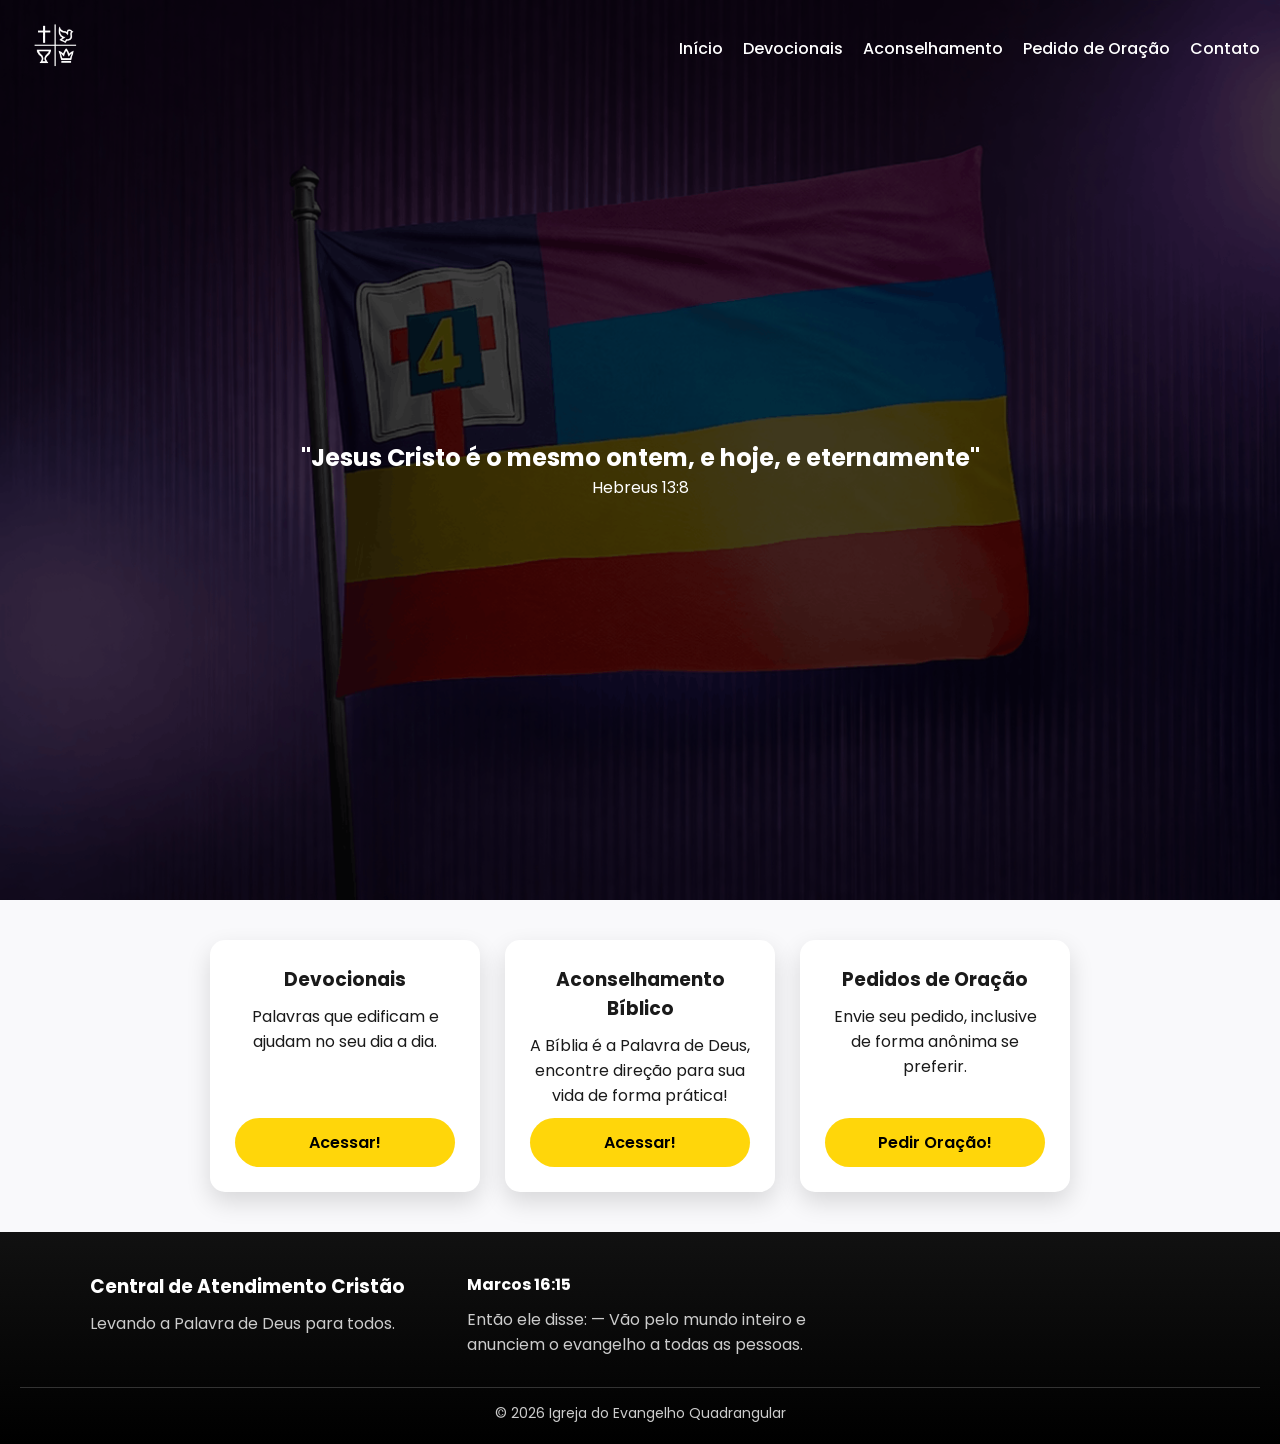
<file: index.html>
<!DOCTYPE html>
<html lang="pt-br">
<head>
<meta charset="UTF-8">
<meta name="viewport" content="width=device-width, initial-scale=1.0">
<title>Central de Atendimento Cristão</title>
<link rel="stylesheet" href="style.css">
<link href="https://fonts.googleapis.com/css2?family=Poppins&display=swap" rel="stylesheet">
</head>

<body class="pagina-home">

<header>
  <div class="logo">
    <a href="index.html">
      <img src="imagens/logo-quadrangular.png" alt="Logo da Igreja">
    </a>
  </div>

  <!-- checkbox escondido -->
  <input type="checkbox" id="menu-toggle">

  <!-- botão hamburguer -->
  <label for="menu-toggle" class="menu-icon">
    &#9776;
  </label>

  <nav class="menu">
    <a href="index.html">Início</a>
    <a href="devocionais.html">Devocionais</a>
    <a href="aconselhamento.html">Aconselhamento</a>
    <a href="oracao.html">Pedido de Oração</a>
    <a href="contato.html">Contato</a>
  </nav>
</header>

<section class="hero">
  <div class="topo-texto">
    <h2>"Jesus Cristo é o mesmo ontem, e hoje, e eternamente"</h2>
    <p>Hebreus 13:8</p>
  </div>
</section>

<div class="container">
  <div class="cards">

    <div class="card">
      <h3>Devocionais</h3>
      <p>Palavras que edificam e ajudam no seu dia a dia.</p>
      <a href="devocionais.html" class="btn">Acessar!</a>
    </div>

    <div class="card">
      <h3>Aconselhamento Bíblico</h3>
      <p>A Bíblia é a Palavra de Deus, encontre direção para sua vida de forma prática!</p>
      <a href="aconselhamento.html" class="btn">Acessar!</a>
    </div>

    <div class="card">
      <h3>Pedidos de Oração</h3>
      <p>Envie seu pedido, inclusive de forma anônima se preferir.</p>
      <a href="oracao.html" class="btn">Pedir Oração!</a>
    </div>

  </div>
</div>

<footer class="footer">

  <div class="footer-container">

    <div class="footer-col">
      <h3>Central de Atendimento Cristão</h3>
      <p>Levando a Palavra de Deus para todos.</p>
    </div>

    <div class="footer-col">
      <h4>Marcos 16:15</h4>
      <p>Então ele disse: — Vão pelo mundo inteiro e anunciem o evangelho a todas as pessoas.</p>
    </div>

  </div>

  <div class="footer-bottom">
    <p>© 2026 Igreja do Evangelho Quadrangular</p>

    </footer>


</body>
</html>
</file>
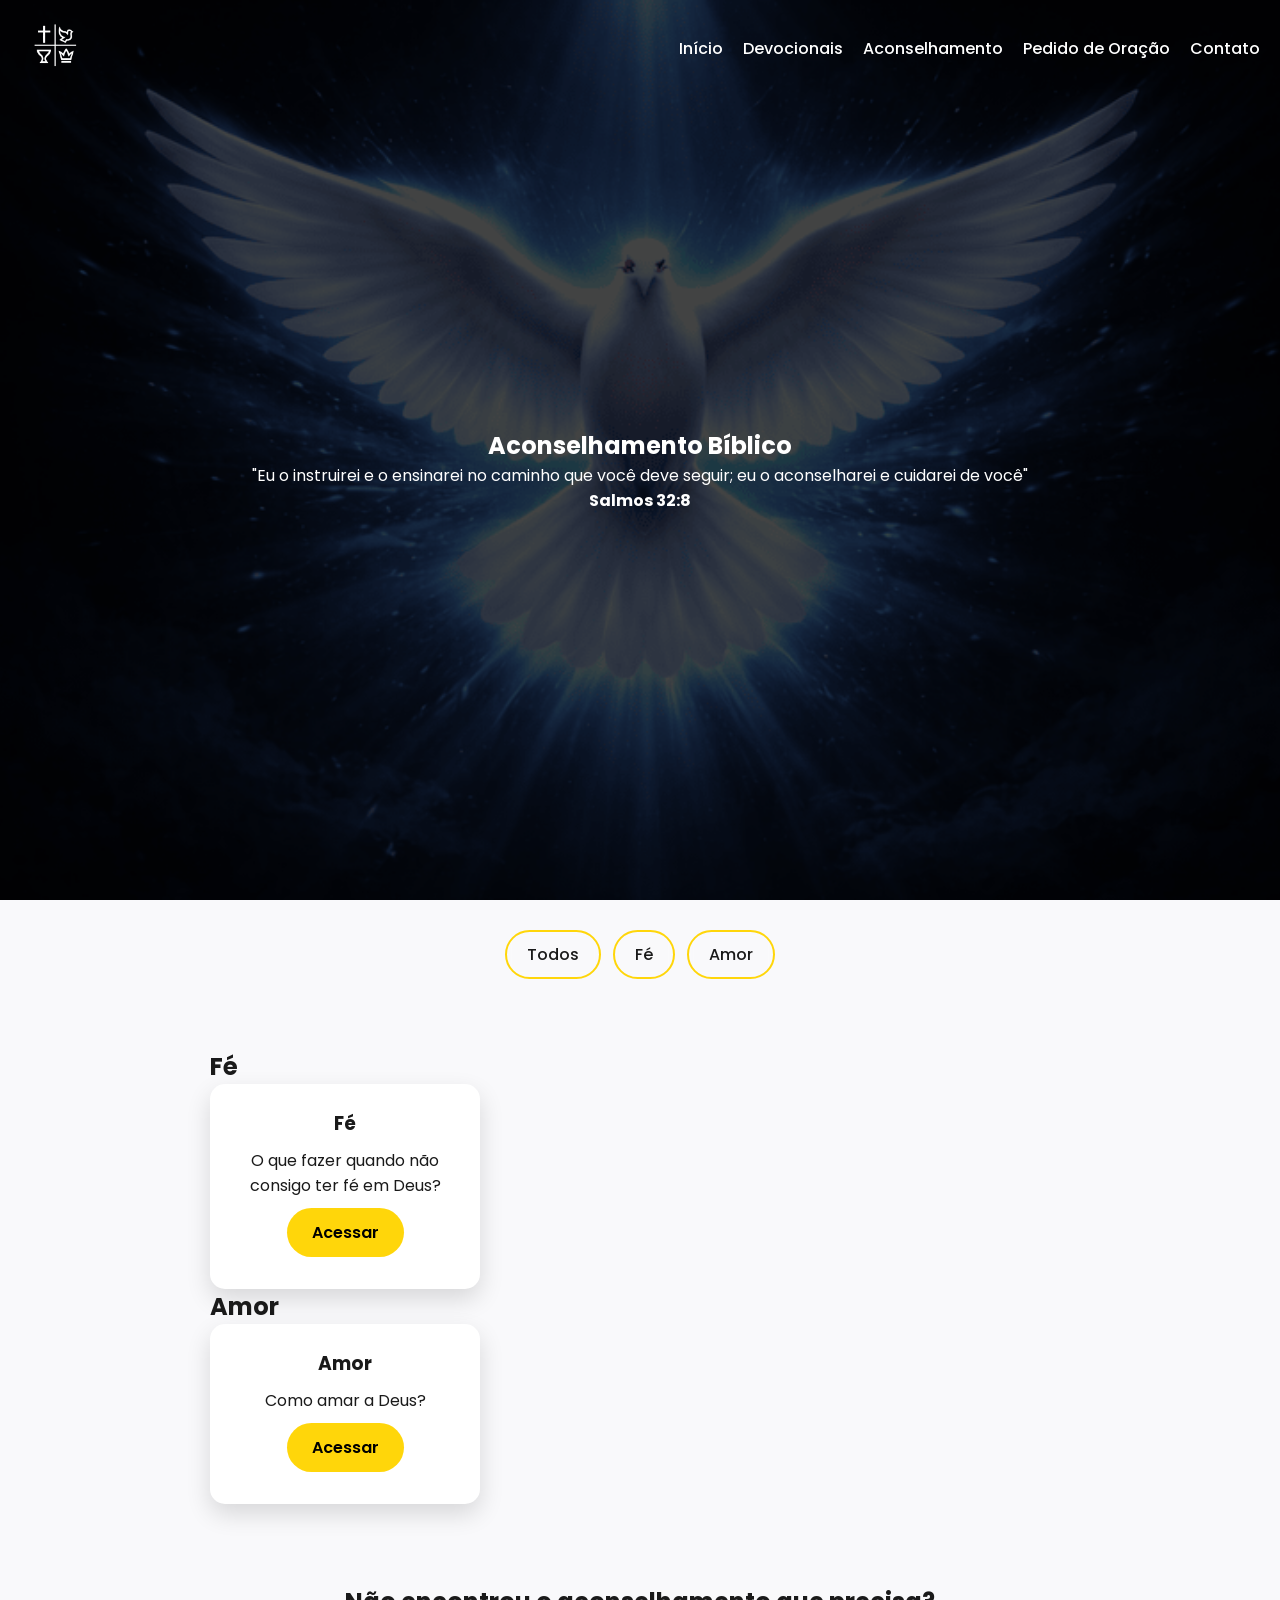
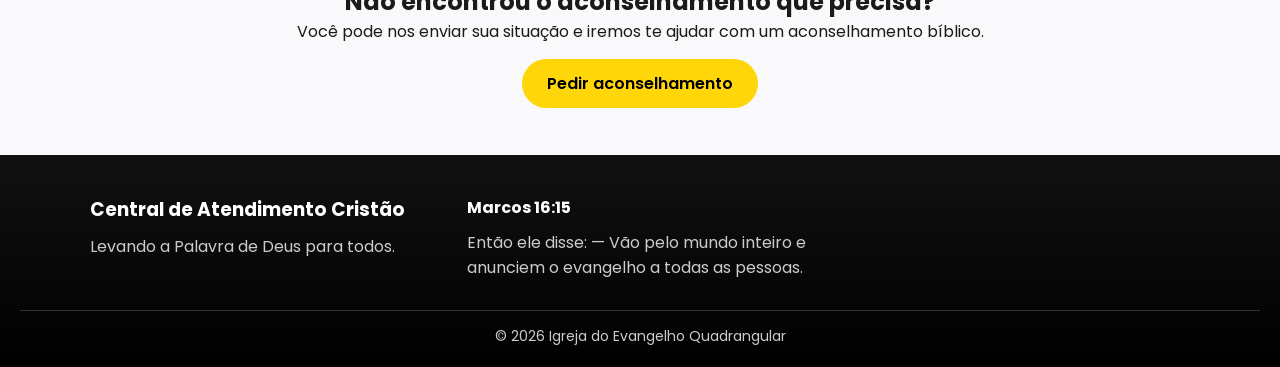
<file: aconselhamento.html>
<!DOCTYPE html>
<html lang="pt-br">
<head>
<meta charset="UTF-8">
<meta name="viewport" content="width=device-width, initial-scale=1.0">
<title>Aconselhamento</title>
<link rel="stylesheet" href="style.css">
<link href="https://fonts.googleapis.com/css2?family=Poppins&display=swap" rel="stylesheet">
</head>

<body class="pagina-aconselhamento">

<header>
  <div class="logo">
    <a href="index.html">
      <img src="imagens/logo-quadrangular.png" alt="Logo da Igreja">
    </a>
  </div>

  <!-- checkbox escondido -->
  <input type="checkbox" id="menu-toggle">

  <!-- botão hamburguer -->
  <label for="menu-toggle" class="menu-icon">
    &#9776;
  </label>

  <nav class="menu">
    <a href="index.html">Início</a>
    <a href="devocionais.html">Devocionais</a>
    <a href="aconselhamento.html">Aconselhamento</a>
    <a href="oracao.html">Pedido de Oração</a>
    <a href="contato.html">Contato</a>
  </nav>
</header>

<section class="topo-aconselhamento">
  <div class="topo-texto">
    <h1>Aconselhamento Bíblico</h1>
    <p>"Eu o instruirei e o ensinarei no caminho que você deve seguir; eu o aconselharei e cuidarei de você"</p>
    <p><strong>Salmos 32:8</strong></p>
  </div>
</section>

<div class="filtro">
  <a href="#topo">Todos</a>
  <a href="#fe">Fé</a>
  <a href="#amor">Amor</a>
</div>

<div id="topo"></div>

<div class="container">

  <!-- FÉ -->
  <section id="fe" class="categoria">
    <h2>Fé</h2>

    <div class="cards">

      <div class="card">
        <h3>Fé</h3>
        <p>O que fazer quando não consigo ter fé em Deus?</p>

        <details>
          <summary class="btn">Acessar</summary>
          <p>Romanos 10:17
            Portanto, a fé vem por ouvir a mensagem, e a mensagem vem por meio da pregação a respeito de Cristo.
            <br><br>

              Primeiramente, vamos entender a finalidade de ter fé em Deus.

              Por que é importante ter fé em Deus
              <br><br>

              Pela fé:
              Nos relacionamos com Deus.(Hebreus 11:6)
              <br><br>
              Recebemos Sua graça (favor imerecido).(Efésios 2:8-9)
              <br><br>
              Temos acesso à salvação, à vida eterna com Deus.(João 3:16)
              <br><br>
              Temos forças para enfrentar momentos difíceis, pois a fé é a certeza daquilo que ainda não vemos; e, mesmo sem entender ou ver o resultado, temos paz e confiança de que Deus está no controle.(Hebreus 11:1)
              <br><br>

              Mais importante do que a quantidade da fé é em quem ela está colocada.
              (Mateus 17:20)
              <br><br>

              Como ter fé em Deus:
              Romanos 10:17
              Portanto, a fé vem por ouvir a mensagem, e a mensagem vem por meio da pregação a respeito de Cristo.
              <br><br>

              Prática:
              Leia a Bíblia diariamente, seja um capítulo ou versículo por dia; o importante é ler!
              <br><br>
              Peça ao Espírito Santo ajuda para entender o que Deus quer falar através da Sua Palavra.</p>
        </details>
      </div>

    </div>
  </section>

  <!-- AMOR -->
  <section id="amor" class="categoria">
    <h2>Amor</h2>

    <div class="cards">

      <div class="card">
        <h3>Amor</h3>
        <p>Como amar a Deus?</p>

        <details>
          <summary class="btn">Acessar</summary>
          <p>Nós amamos porque Ele nos amou primeiro.” (1 João 4:19)
            <br><br>

              Primeiramente, vamos ver a finalidade de amar a Deus.

              Por que amar a Deus?
              Ele nos deu vida! (Gênesis 2:7)
              <br><br>

              Está conosco em cada momento de nossas vidas! (Hebreus 13:5)
              <br><br>

              Ele nos escolheu como seu povo! (1 Pedro 2:9)
              <br><br>

              Para ter a vida transformada por Ele
              (2 Coríntios 5:17)
              <br><br>

              Como amar a Deus?
              Obedecendo à sua palavra.(João 14:15)
              <br><br>
              Estudando a Bíblia para conhecer a Deus. (João 5:39)
              <br><br>

              Orando — conversando com Deus, criando intimidade com Ele. (Jeremias 33:3)
              <br><br>

              Prática: Leia e estude a Bíblia; comece orando por 1 minuto. Faça isso diariamente para criar o hábito.
            
            </p>
        </details>
      </div>

    </div>
  </section>

</div>

<section class="pedido-conselho">
  <div class="aconselhamento-box">
    <h2>Não encontrou o aconselhamento que precisa?</h2>
    <p>Você pode nos enviar sua situação e iremos te ajudar com um aconselhamento bíblico.</p>
    <a href="https://docs.google.com/forms/d/e/1FAIpQLSdyuUSxdsgqrhOMnDA_1sQKVhFAZE4c70C1GpxKmHl8TEX3fw/viewform?usp=header" target="_blank" class="btn-conselho btn">Pedir aconselhamento</a>
  </div>
</section>

<footer class="footer">

  <div class="footer-container">

    <div class="footer-col">
      <h3>Central de Atendimento Cristão</h3>
      <p>Levando a Palavra de Deus para todos.</p>
    </div>

    <div class="footer-col">
      <h4>Marcos 16:15</h4>
      <p>Então ele disse: — Vão pelo mundo inteiro e anunciem o evangelho a todas as pessoas.</p>
    </div>

  </div>

  <div class="footer-bottom">
    <p>© 2026 Igreja do Evangelho Quadrangular</p>

    </footer>

    <script>
const botoes = document.querySelectorAll('.filtro a');
const categorias = document.querySelectorAll('.categoria');

botoes.forEach(btn => {
  btn.addEventListener('click', (e) => {
    e.preventDefault();

    // botão ativo
    botoes.forEach(b => b.classList.remove('ativo'));
    btn.classList.add('ativo');

    const id = btn.getAttribute('href');

    // animação de saída
    categorias.forEach(c => {
      c.classList.add('apagado');
    });

    setTimeout(() => {
      if(id !== "#topo"){
        categorias.forEach(c => c.style.display = "none");
        const alvo = document.querySelector(id);
        alvo.style.display = "block";

        setTimeout(() => {
          alvo.classList.remove('apagado');
        }, 50);

      } else {
        categorias.forEach(c => {
          c.style.display = "block";
          setTimeout(() => {
            c.classList.remove('apagado');
          }, 50);
        });
      }
    }, 300);
  });
});
</script>

</body>
</html>
</file>
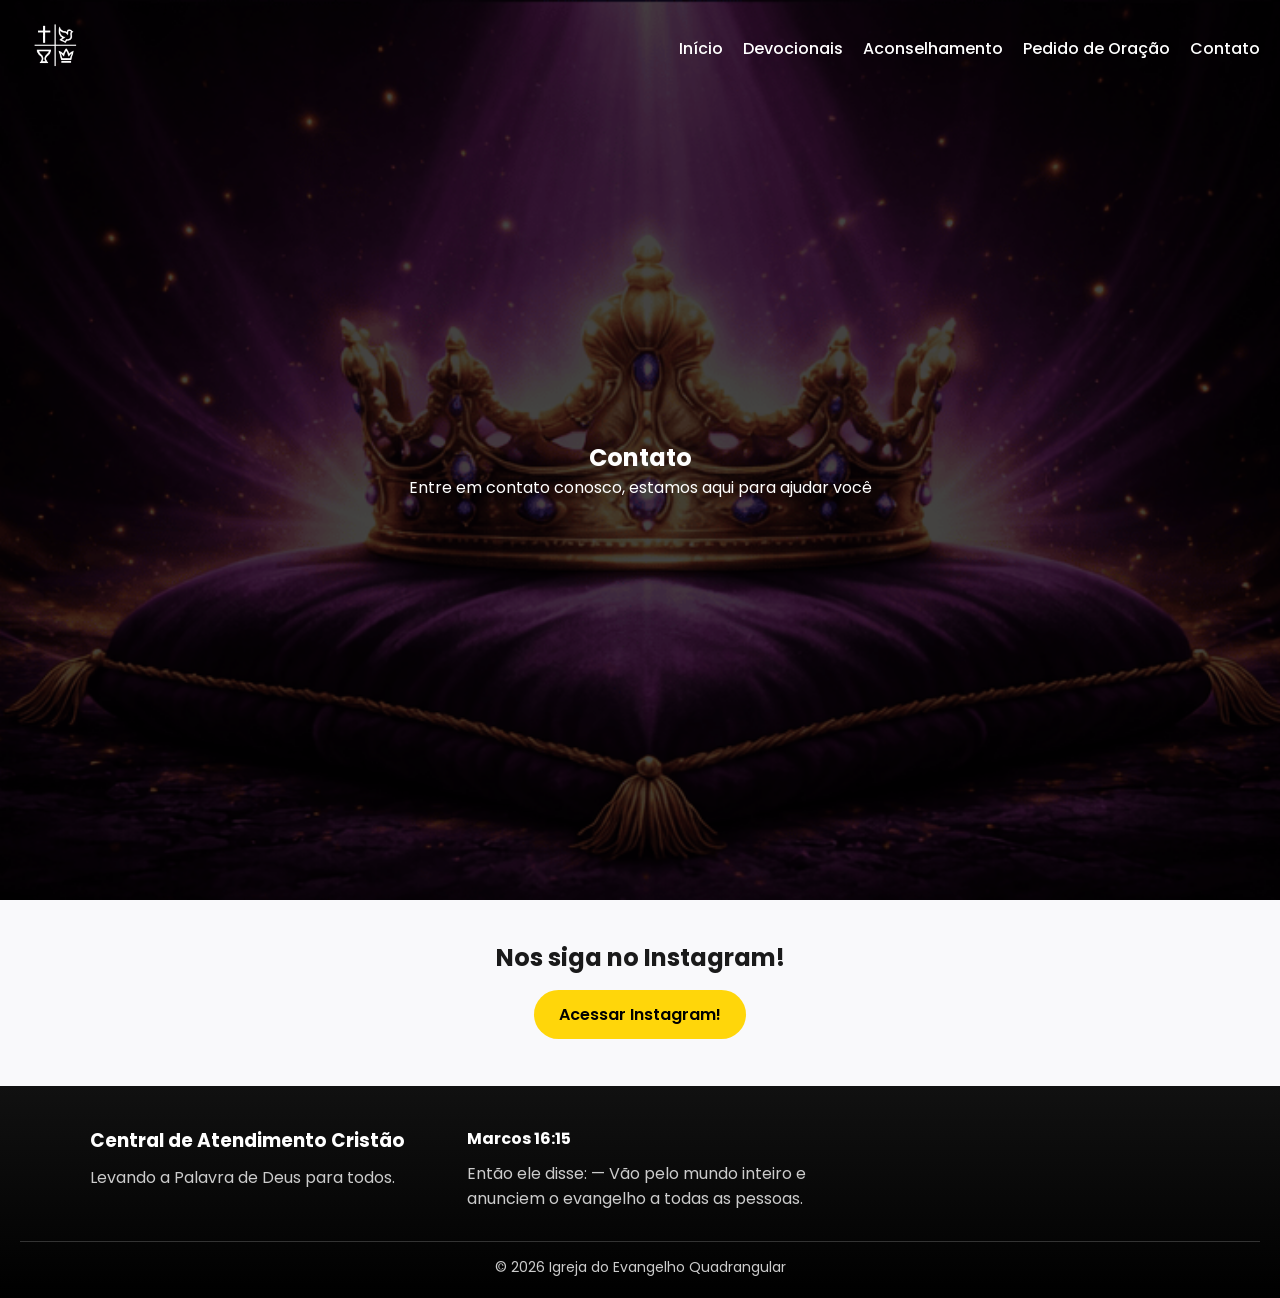
<file: contato.html>
<!DOCTYPE html>
<html lang="pt-br">
<head>
<meta charset="UTF-8">
<meta name="viewport" content="width=device-width, initial-scale=1.0">
<title>Contato</title>
<link rel="stylesheet" href="style.css">
<link href="https://fonts.googleapis.com/css2?family=Poppins&display=swap" rel="stylesheet">
</head>

<body class="pagina-contato">

<header>
  <div class="logo">
    <a href="index.html">
      <img src="imagens/logo-quadrangular.png" alt="Logo da Igreja">
    </a>
  </div>

  <!-- checkbox escondido -->
  <input type="checkbox" id="menu-toggle">

  <!-- botão hamburguer -->
  <label for="menu-toggle" class="menu-icon">
    &#9776;
  </label>

  <nav class="menu">
    <a href="index.html">Início</a>
    <a href="devocionais.html">Devocionais</a>
    <a href="aconselhamento.html">Aconselhamento</a>
    <a href="oracao.html">Pedido de Oração</a>
    <a href="contato.html">Contato</a>
  </nav>
</header>

<section class="topo-contato">
  <div class="topo-texto">
    <h1>Contato</h1>
    <p>Entre em contato conosco, estamos aqui para ajudar você</p>
  </div>
</section>

<div class="container">
  <div class="contato-conteudo">
    <h2>Nos siga no Instagram!</h2>
    <a href="https://www.instagram.com/quadrangular_tlc/" class="btn">Acessar Instagram!</a>
  </div>
</div>

<footer class="footer">

  <div class="footer-container">

    <div class="footer-col">
      <h3>Central de Atendimento Cristão</h3>
      <p>Levando a Palavra de Deus para todos.</p>
    </div>

    <div class="footer-col">
      <h4>Marcos 16:15</h4>
      <p>Então ele disse: — Vão pelo mundo inteiro e anunciem o evangelho a todas as pessoas.</p>
    </div>

  </div>

  <div class="footer-bottom">
    <p>© 2026 Igreja do Evangelho Quadrangular</p>

    </footer>

</body>
</html>
</file>
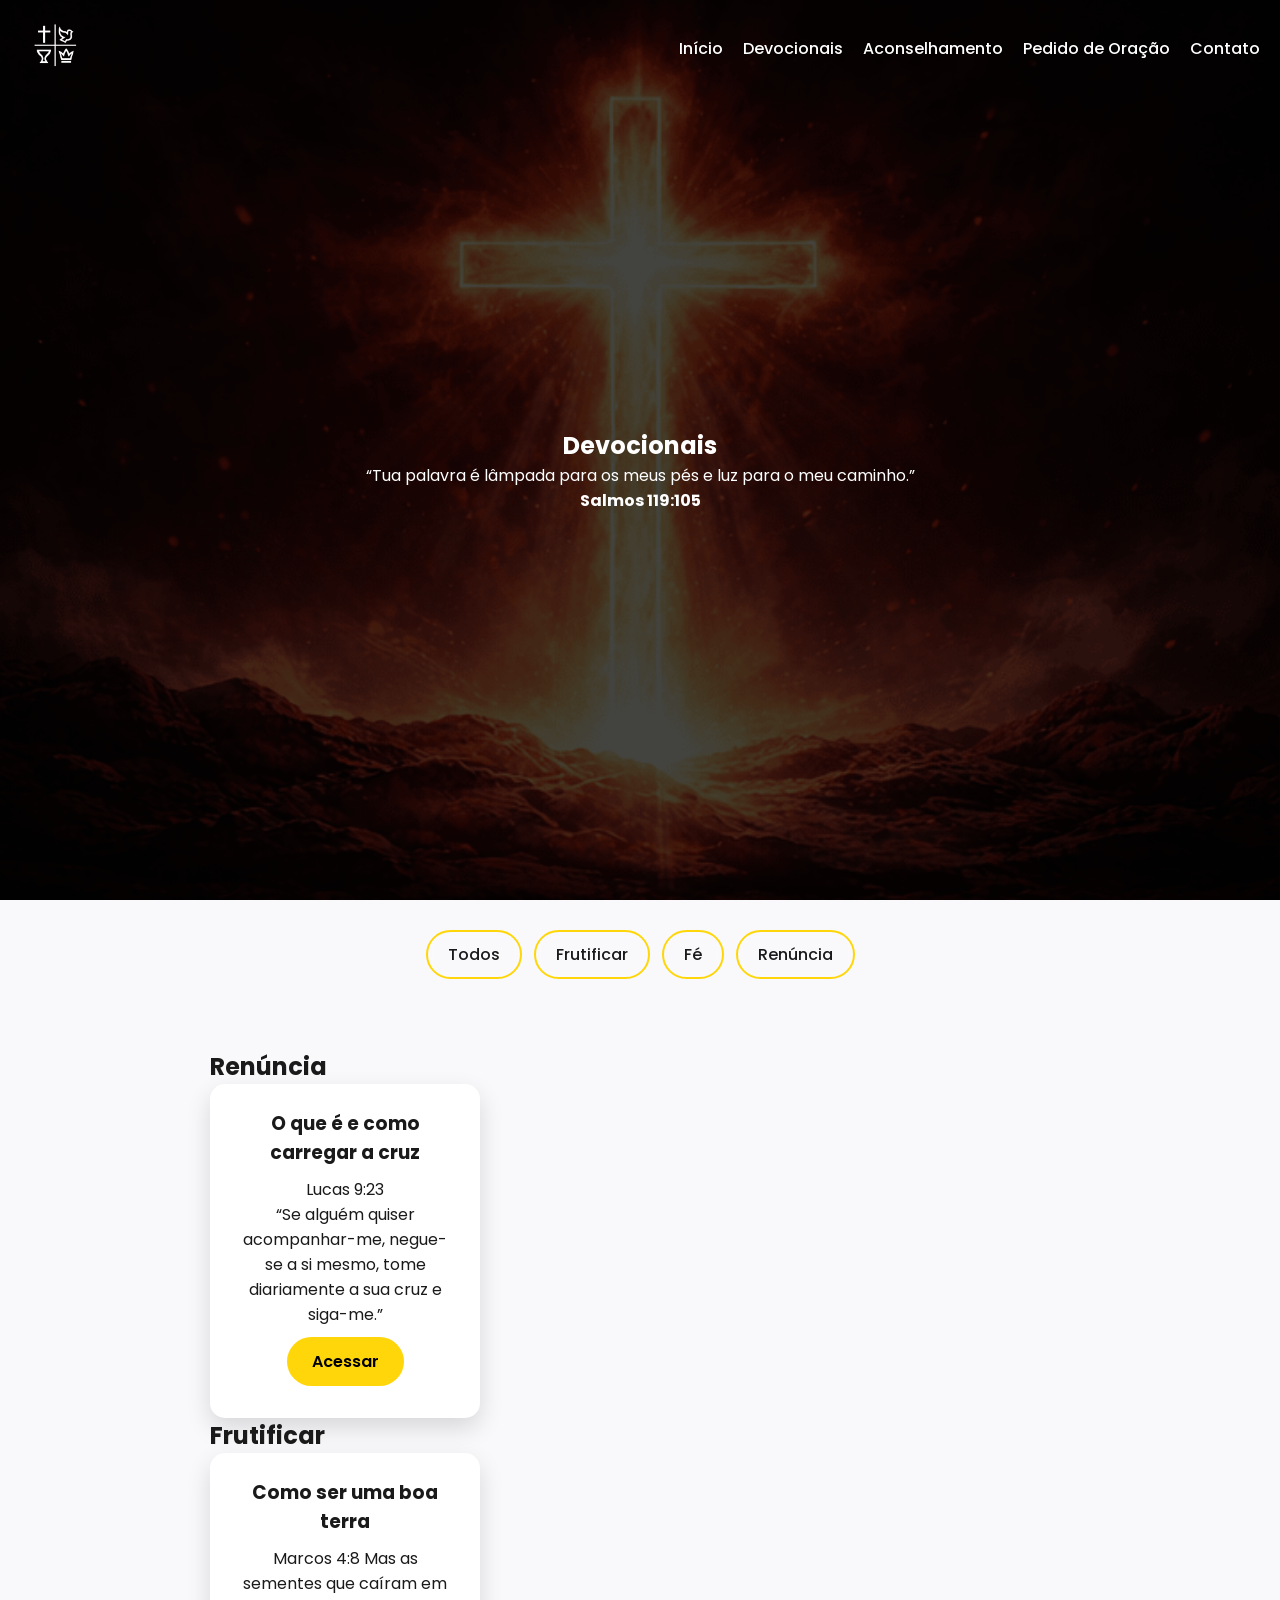
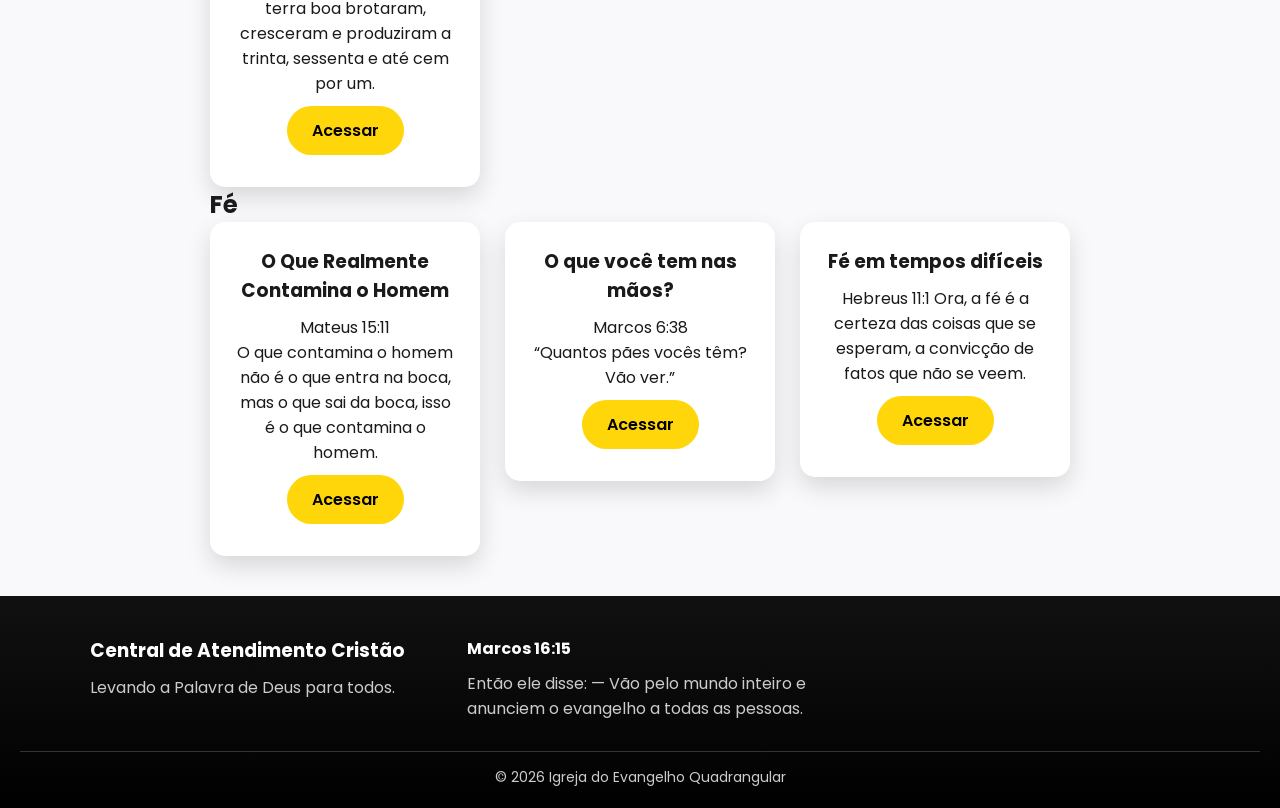
<file: devocionais.html>
<!DOCTYPE html> 
<html lang="pt-br">
<head>
<meta charset="UTF-8">
<meta name="viewport" content="width=device-width, initial-scale=1.0">
<title>Devocionais</title>
<link rel="stylesheet" href="style.css">
<link href="https://fonts.googleapis.com/css2?family=Poppins&display=swap" rel="stylesheet">
</head>

<body class="pagina-devocionais">

<header>
  <div class="logo">
    <a href="index.html">
      <img src="imagens/logo-quadrangular.png" alt="Logo da Igreja">
    </a>
  </div>

  <input type="checkbox" id="menu-toggle">

  <label for="menu-toggle" class="menu-icon">
    &#9776;
  </label>

  <nav class="menu">
    <a href="index.html">Início</a>
    <a href="devocionais.html">Devocionais</a>
    <a href="aconselhamento.html">Aconselhamento</a>
    <a href="oracao.html">Pedido de Oração</a>
    <a href="contato.html">Contato</a>
  </nav>
</header>

<section class="topo-devocional">
  <div class="topo-texto">
    <h1>Devocionais</h1>
    <p>“Tua palavra é lâmpada para os meus pés e luz para o meu caminho.”</p>
    <p><strong>Salmos 119:105</strong></p>
  </div>
</section>

<div class="filtro">
  <a href="#topo">Todos</a>
  <a href="#frutificar">Frutificar</a>
  <a href="#fe">Fé</a>
  <a href="#renuncia">Renúncia</a>
</div>

<div id="topo"></div>

<div class="container">

<!-- RENÚNCIA -->
<section id="renuncia" class="categoria">
  <h2>Renúncia</h2>

  <div class="cards">

    <div class="card">
      <h3>O que é e como carregar a cruz</h3>

      <p>
        Lucas 9:23<br>
        “Se alguém quiser acompanhar-me, negue-se a si mesmo, tome diariamente a sua cruz e siga-me.”
      </p>

      <details>
        <summary class="btn">Acessar</summary>

        <a href="SEU-LINK-PDF-AQUI" target="_blank" class="btn">
          Baixar PDF
        </a>

        <p>

        <strong>Por que tomar a cruz?</strong>
        <br><br>

        • Obediência a Cristo (Lucas 9:23).  
        Não é algo opcional para quem deseja seguir Jesus.
        <br><br>

        • Porque o discípulo deve viver como Cristo viveu.  
        Jesus ensinou pelo exemplo: amar, falar a verdade, ajudar e obedecer ao Pai.
        <br><br>

        <strong>O que é tomar a cruz?</strong>
        <br><br>

        • Negar a si mesmo:  
        dizer não ao pecado e obedecer a Deus mesmo quando é difícil.
        <br><br>

        • Seguir Jesus (1 João 2:6):  
        amar, perdoar, servir, obedecer ao Pai e permanecer fiel.
        <br><br>

        • Perseverar nas dificuldades:  
        seguir Jesus pode trazer rejeição e perseguição, mas devemos continuar firmes.
        <br><br>

        <strong>Como tomar a cruz diariamente?</strong>
        <br><br>

        • Negar o pecado (1 Coríntios 6:18):  
        resistir à tentação, controlar a raiva e fugir do que desagrada a Deus.
        <br><br>

        • Escolher o que agrada a Deus (Lucas 22:42):  
        perdoar, amar e obedecer mesmo sem vontade.
        <br><br>

        • Buscar a Deus diariamente (João 15:4):  
        oração, leitura da Palavra e prática daquilo que aprende.
        <br><br>

        Falhou? Peça perdão a Deus e continue tentando.

        </p>
      </details>
    </div>

  </div>
</section>

  <!-- FRUTIFICAR -->
  <section id="frutificar" class="categoria">
    <h2>Frutificar</h2>
    <div class="cards">
      <div class="card">
        <h3>Como ser uma boa terra</h3>
        <p>Marcos 4:8
        Mas as sementes que caíram em terra boa brotaram, cresceram e produziram a trinta, sessenta e até cem por um.</p>

        <details>
          <summary class="btn">Acessar</summary>

          <a href="https://drive.google.com/file/d/1C3aUnCUdLkb5F6FHAi5wTx_gpFTaBkR0/view?usp=drive_link" target="_blank" class="btn">
            Baixar PDF
          </a>

          <p>
           Em Evangelho de Marcos 4:3–8, Jesus Cristo ensina por meio da parábola do semeador: uma história que revela uma verdade espiritual. Os quatro solos representam como o coração responde à Palavra.
           <br><br>
            À beira do caminho: ouvem, mas não compreendem; a Palavra é retirada.
            <br><br>
            Solo rochoso: recebem com alegria, mas sem raiz; desistem diante das dificuldades (Mc 4:17).
            <br><br>
            Entre espinhos: as preocupações, riquezas e ambições sufocam a Palavra.
            <br><br>
            Boa terra: ouvem, acolhem, perseveram e produzem fruto.
            <br><br>
            Todos ouvem, mas nem todos frutificam. Para dar fruto, é preciso permanecer em Cristo: “sem mim vocês não podem fazer nada” (Jo 15:5).
            <br><br>
            Aplicação: permaneça ligado a Jesus por meio da oração, da leitura e da prática diária da Palavra. O crescimento é progressivo: ouvir, acolher, perseverar e frutificar. Não ignore nenhuma etapa.
            <br><br>
            Prática: comece simples e constante — leia um versículo por dia e ore com sinceridade. A constância forma raízes e produz fruto.
          </p>
        </details>
      </div>
    </div>
  </section>

  <!-- FÉ -->
  <section id="fe" class="categoria">
    <h2>Fé</h2>
      <div class="cards">
      <div class="card">
  <h3>O Que Realmente Contamina o Homem</h3>
  <p>Mateus 15:11<br>O que contamina o homem não é o que entra na boca, mas o que sai da boca, isso é o que contamina o homem. </p>

  <details>
    <summary class="btn">Acessar</summary>
    <a href="https://drive.google.com/file/d/1DsS3dz2xAl2_-ma2GYC7y7Gpf6xT9Rkn/view?usp=sharing" target="_blank" class="btn">
            Baixar PDF
          </a>

    <p>
    Nos versículos de Bíblia Sagrada, Jesus ensinou que o ser humano não é contaminado pelo que entra no corpo, mas pelo que sai do coração (“O que sai do homem, isso contamina o homem” — Marcos 7:20).

    Os fariseus davam mais importância às tradições humanas do que aos mandamentos de Deus (“Invalidando assim a palavra de Deus pela vossa tradição” — Marcos 7:13). Porém, Jesus mostrou que Deus olha o interior e o coração (“O homem vê o exterior, porém o Senhor, o coração” — 1 Samuel 16:7).
    <br><br>

    O pecado começa dentro da pessoa (“Porque do interior do coração dos homens saem os maus pensamentos...” — Marcos 7:21) e depois aparece nas atitudes (“A boca fala do que está cheio o coração” — Lucas 6:45).
    <br><br>

        Aplicação:
    Precisamos guardar o coração (“Guarda o teu coração” — Provérbios 4:23), renovar a mente com a Palavra (“Transformai-vos pela renovação da vossa mente” — Romanos 12:2) e praticar as Escrituras (“Sede cumpridores da palavra” — Tiago 1:22).

    <br><br>
    Prática:
Tenha cuidado com aquilo que alimenta sua mente, busque conteúdos que edifiquem sua vida espiritual e reserve um tempo diário para ler e meditar na Palavra de Deus (“Guardo no coração as tuas palavras, para não pecar contra ti” — Salmos 119:11).
    </p>
  </details>
      </div>
      <div class="card">
  <h3>O que você tem nas mãos?</h3>
  <p>Marcos 6:38<br>
  “Quantos pães vocês têm? Vão ver.”</p>

  <details>
    <summary class="btn">Acessar</summary>
    <a href="https://drive.google.com/file/d/1zV90qzrFn6LAIYZw9GyMp3ebdd94v4cr/view?usp=drive_link" target="_blank" class="btn">
            Baixar PDF
          </a>

    <p>
    Muitas vezes nos sentimos incapazes diante do que Deus nos pede, olhando apenas para o que nos falta. Em Marcos 6:38, Jesus nos ensina a mudar essa perspectiva ao perguntar: “O que vocês têm?”. Ele já conhece nossa realidade, mas deseja que reconheçamos, entreguemos e usemos o que temos.
    <br><br>

    Na prática, isso significa reconhecer com sinceridade seus recursos e limitações, levar tudo a Deus em oração (1 Pedro 5:7) e agir com aquilo que está ao seu alcance, confiando que Deus trabalha a partir da sua disponibilidade (2 Coríntios 8:12).
    <br><br>

    Assim, no dia a dia, em vez de se paralisar pelo que falta, você decide dar passos com o que tem hoje, confiando que é Deus quem fortalece e multiplica (Filipenses 4:13).
    </p>
  </details>
</div>
      <div class="card">
        <h3>Fé em tempos difíceis</h3>
        <p>Hebreus 11:1
        Ora, a fé é a certeza das coisas que se esperam, a convicção de fatos que não se veem.</p>

        <details>
          <summary class="btn">Acessar</summary>

          <a href="https://drive.google.com/file/d/1K9O1-rQvhNKKkRPbZAyTzzeLdfGaoAky/view?usp=drive_link" target="_blank" class="btn">
            Baixar PDF
          </a>

          <p>
          Já ouviu aquele ditado: “Eu só acredito no que vejo”? Esse é o comportamento natural do ser humano: acreditar que algo só vai dar certo quando existe uma evidência concreta.
          <br><br>

No entanto, a Palavra de Deus nos ensina que a fé vai além disso. A fé é a certeza daquilo que Deus prometeu, mesmo quando ainda não vemos. A Bíblia nos convida a viver pela fé, e não pelo que vemos, ou seja, não pelas circunstâncias ao nosso redor.
<br><br>

Isso acontece porque não temos controle sobre tudo. Um grande exemplo é a nossa própria vida: não sabemos quando vamos morrer. Ainda assim, por meio da fé em Deus — e em Jesus Cristo — podemos ter a convicção de que existe uma vida eterna ao lado dEle.
<br><br>

Outro exemplo é o agricultor que cultiva a terra. Ele não tem certeza de que o clima será favorável ou de que terá uma grande colheita, mas faz a sua parte e continua plantando, confiando que Deus está no controle dos resultados.
<br><br>

Da mesma forma, quando sentimos medo do novo ou do diferente, não sabemos o que vai acontecer. Mesmo assim, podemos crer que Deus está ao nosso lado. Isso é fé. É ela que nos mantém firmes em tempos difíceis, quando o medo, o desespero e a insegurança tentam tomar conta da nossa vida.
<br><br>

Aplicação:
Traga à memória as características de Deus:
Deus é fiel, zeloso, bondoso, misericordioso, Salvador, refúgio.
<br><br>
Ore a Deus com sinceridade.

Não finja que está tudo bem; apresente sua dor, sua fragilidade e suas dificuldades. Peça orientação para vencer. Mesmo sem uma resposta imediata, continue clamando.
<br><br>

Renove diariamente a sua mente com a Palavra de Deus.
<br><br>

Prática:
Durante o dia, pense ou fale em voz alta alguma característica de Deus ou um versículo.

Se tiver dificuldade em falar, você pode fazer uma oração escrita.
          </p>
        </details>
      </div>
    </div>
  </section>

</div>

<footer class="footer">

  <div class="footer-container">

    <div class="footer-col">
      <h3>Central de Atendimento Cristão</h3>
      <p>Levando a Palavra de Deus para todos.</p>
    </div>

    <div class="footer-col">
      <h4>Marcos 16:15</h4>
      <p>Então ele disse: — Vão pelo mundo inteiro e anunciem o evangelho a todas as pessoas.</p>
    </div>

  </div>

  <div class="footer-bottom">
    <p>© 2026 Igreja do Evangelho Quadrangular</p>
  </div>

</footer>

<script>
const botoes = document.querySelectorAll('.filtro a');
const categorias = document.querySelectorAll('.categoria');

botoes.forEach(btn => {
  btn.addEventListener('click', (e) => {
    e.preventDefault();

    botoes.forEach(b => b.classList.remove('ativo'));
    btn.classList.add('ativo');

    const id = btn.getAttribute('href');

    categorias.forEach(c => {
      c.classList.add('apagado');
    });

    setTimeout(() => {
      if(id !== "#topo"){
        categorias.forEach(c => c.style.display = "none");
        const alvo = document.querySelector(id);
        alvo.style.display = "block";

        setTimeout(() => {
          alvo.classList.remove('apagado');
        }, 50);

      } else {
        categorias.forEach(c => {
          c.style.display = "block";
          setTimeout(() => {
            c.classList.remove('apagado');
          }, 50);
        });
      }
    }, 300);
  });
});
</script>

</body>
</html>
</file>
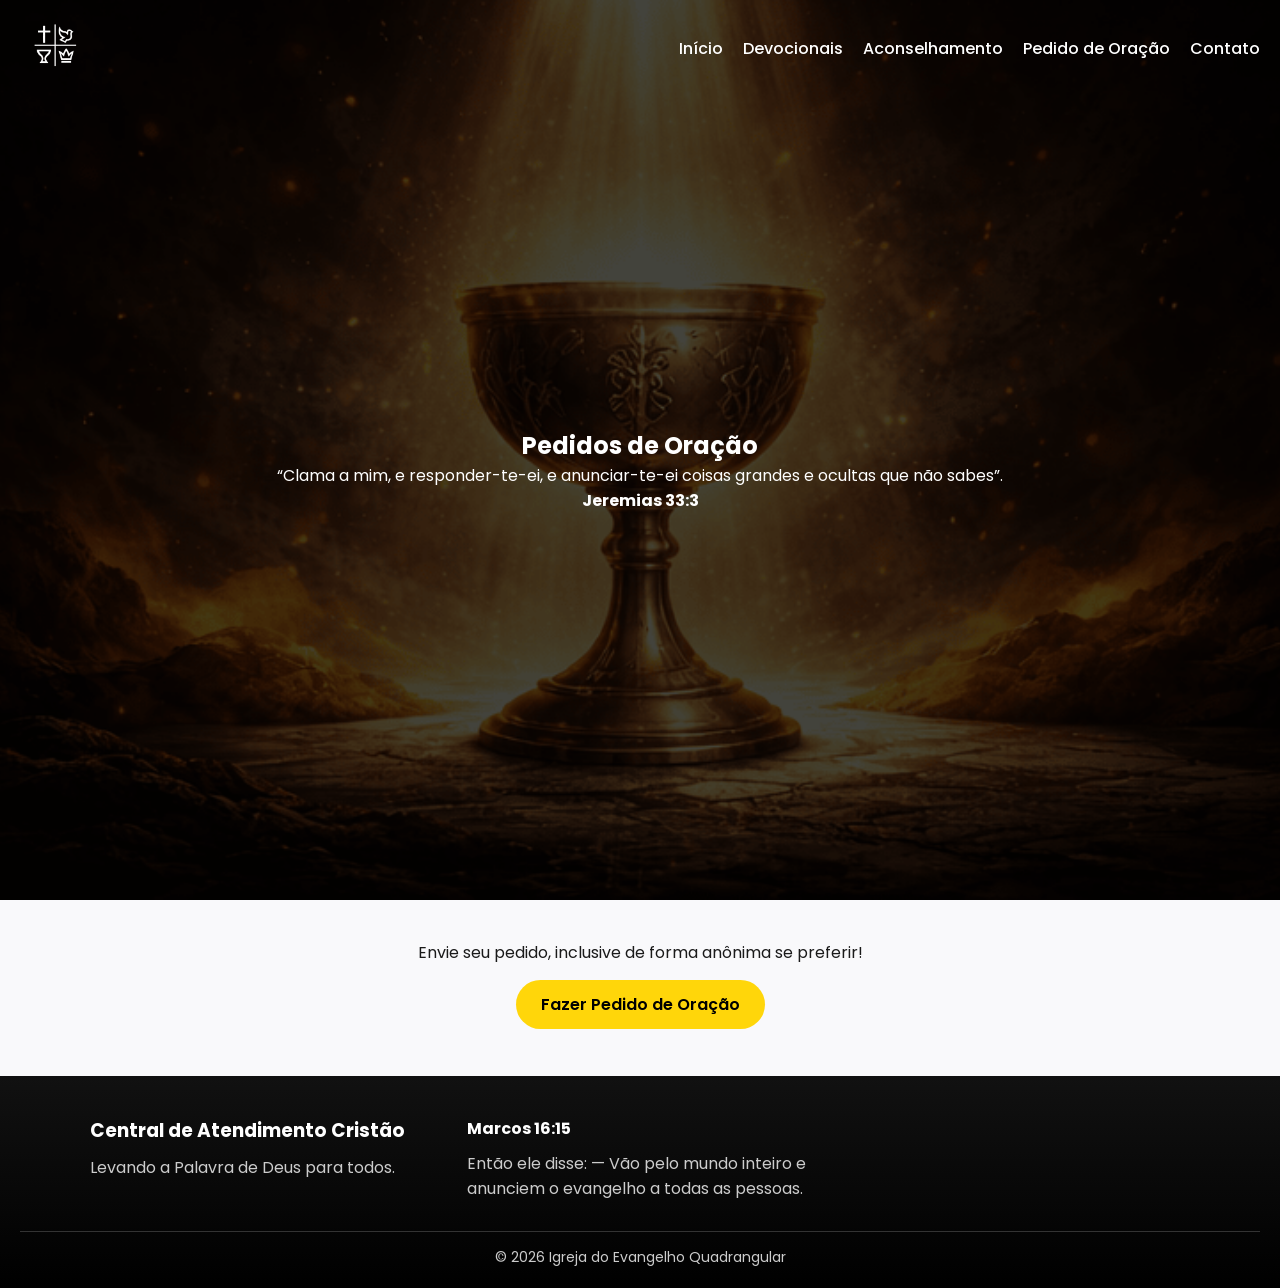
<file: oracao.html>
<!DOCTYPE html>
<html lang="pt-br">
<head>
<meta charset="UTF-8">
<meta name="viewport" content="width=device-width, initial-scale=1.0">
<title>Pedidos de Oração</title>
<link rel="stylesheet" href="style.css">
<link href="https://fonts.googleapis.com/css2?family=Poppins&display=swap" rel="stylesheet">
</head>

<body class="pagina-oracao">

<header>
  <div class="logo">
    <a href="index.html">
      <img src="imagens/logo-quadrangular.png" alt="Logo da Igreja">
    </a>
  </div>

  <!-- checkbox escondido -->
  <input type="checkbox" id="menu-toggle">

  <!-- botão hamburguer -->
  <label for="menu-toggle" class="menu-icon">
    &#9776;
  </label>

  <nav class="menu">
    <a href="index.html">Início</a>
    <a href="devocionais.html">Devocionais</a>
    <a href="aconselhamento.html">Aconselhamento</a>
    <a href="oracao.html">Pedido de Oração</a>
    <a href="contato.html">Contato</a>
  </nav>
</header>

<section class="topo-oracao">
  <div class="topo-texto">
    <h1>Pedidos de Oração</h1>
    <p>“Clama a mim, e responder-te-ei, e anunciar-te-ei coisas grandes e ocultas que não sabes”.</p>
    <p><strong>Jeremias 33:3</strong></p>
  </div>
</section>

<div class="container">
  <div class="oracao-conteudo">
    <p>Envie seu pedido, inclusive de forma anônima se preferir!</p>
    <a href="https://docs.google.com/forms/d/e/1FAIpQLScaqEqdVBG8P3uvbuurL_HufjWAwfH2g4UFPv5oKm_04zsv5Q/viewform?usp=header" class="btn">Fazer Pedido de Oração</a>
  </div>
</div>

<footer class="footer">

  <div class="footer-container">

    <div class="footer-col">
      <h3>Central de Atendimento Cristão</h3>
      <p>Levando a Palavra de Deus para todos.</p>
    </div>

    <div class="footer-col">
      <h4>Marcos 16:15</h4>
      <p>Então ele disse: — Vão pelo mundo inteiro e anunciem o evangelho a todas as pessoas.</p>
    </div>

  </div>

  <div class="footer-bottom">
    <p>© 2026 Igreja do Evangelho Quadrangular</p>

    </footer>

</body>
</html>
</file>
<file: style.css>
@charset "UTF-8";

/* ================= CORES ================= */
:root {
  --cor-primaria: #6C3BFF;
  --cor-secundaria: #9D4EDD;
  --cor-fundo: #F9F9FB;
  --cor-texto: #1A1A1A;
  --cor-branco: #FFFFFF;
  --cor-destaque: #FFD60A;
}

/* ================= RESET ================= */
* {
  margin: 0;
  padding: 0;
  box-sizing: border-box;
  font-family: 'Poppins', sans-serif;
}

body {
  background-color: var(--cor-fundo);
  color: var(--cor-texto);
  padding-top: 0px; /* Header fixo */
}

/* ================= HEADER ================= */
header{
  position: absolute;
  top: 0;
  width: 100%;
  padding: 10px 20px;
  display: flex;
  justify-content: space-between;
  align-items: center;
  background:transparent;
  color: white;
  z-index: 10;
}


.logo img {
  height: 70px;
  object-fit: contain;
  filter: brightness(0) invert(1);
}

nav {
  display: flex;
  align-items: center;
  gap: 20px;
  position: relative;

}

nav a {
  color: white;
  margin-left: 0px;
  text-decoration: none;
  font-weight: 500;
  transition: 0.3s;
}

nav a:hover {
  color: var(--cor-destaque);
}



  nav a {
    margin: 0;
  }


/* ================= HERO / TOPO ================= */
.hero,
.topo-devocional,
.topo-aconselhamento,
.topo-oracao,
.topo-contato {
  height: 100vh;
  padding: 100px 20px 60px;
  display: flex;
  flex-direction: column;
  justify-content: center;
  align-items: center;
  text-align: center;
  position: relative;
  color: white;
  z-index: 1;
}

@media (max-width: 768px) {
  .hero,
  .topo-devocional,
  .topo-aconselhamento,
  .topo-oracao,
  .topo-contato {
    height: 60vh;
  }
}

@media (max-width: 768px) {
  .container {
    padding: 20px 15px;
  }
}

.hero::after,
.topo-devocional::after,
.topo-aconselhamento::after,
.topo-oracao::after,
.topo-contato::after {
  content: "";
  position: absolute;
  inset: 0;
  background: rgba(0, 0, 0, 0.733);
}

.topo-texto {
  position: relative;
  z-index: 2;
}

@media (max-width: 768px) {
  .hero h2,
  .topo-devocional h1,
  .topo-aconselhamento h1,
  .topo-oracao h1,
  .topo-contato h1 {
    font-size: 24px;
  }

  .hero p,
  .topo-devocional p,
  .topo-aconselhamento p,
  .topo-oracao p,
  .topo-contato p {
    font-size: 14px;
  }
}

/* Backgrounds específicos */
.hero { background: url('imagens/cabecalho.png') center/cover no-repeat; }
.topo-devocional { background: url('imagens/cruz.png') center 35% / cover no-repeat; }
.topo-aconselhamento { background: url('imagens/pomba.png') center 33% / cover no-repeat; }
.topo-oracao { background: url('imagens/calice.png') center 60% / cover no-repeat; }
.topo-contato { background: url('imagens/coroa.png') center 80% / cover no-repeat; }

/* ================= CONTAINER ================= */
.container {
  max-width: 900px;
  margin: auto;
  padding: 40px 20px;
}

/* ================= CARDS ================= */
.cards {
  display: grid;
  grid-template-columns: repeat(3, 1fr);
  gap: 25px;
  
}

.card {
  background: white;
  padding: 25px;
  border-radius: 15px;
  text-align: center;
  box-shadow: 0 10px 25px rgba(0, 0, 0, 0.137);
  transition: 0.3s;
  display: flex;
  flex-direction: column;
  justify-content: space-between; 
  height: 100%;
}

.card:hover {
  transform: translateY(-5px);
}

@media (max-width: 768px) {
  .cards {
    grid-template-columns: 1fr;
    gap: 15px;
  }
}

.card p {
  margin: 10px 0;
}

.card .btn {
  margin-top: auto;
}

.oracao-conteudo,
.contato-conteudo {
  text-align: center;
}

/* ================= BOTÃO ================= */
.btn {
  display: inline-block;
  background: var(--cor-destaque);
  color: #000;
  padding: 12px 25px;
  margin-top: 15px;
  text-decoration: none;
  font-weight: 600;
  border-radius: 30px;
  position: relative;
  overflow: hidden;
  transition: all 0.3s ease;
}

.btn:hover {
  transform: translateY(-3px);
  background: #ffc300;
  box-shadow: 0 10px 20px rgba(0,0,0,0.2);
}

.btn::after {
  content: "";
  position: absolute;
  top: 0;
  left: -100%;
  width: 100%;
  height: 100%;
  background: linear-gradient(120deg, transparent, rgba(255,255,255,0.6), transparent);
  transition: 0.5s;
}

.btn:hover::after {
  left: 100%;
}

.footer {
  background: #111;
  color: #ccc;
  padding: 40px 20px 20px;
  background: linear-gradient(180deg, #111, #000);
}

.footer-container {
  max-width: 1100px;
  margin: auto;
  display: grid;
  grid-template-columns: repeat(3, 1fr);
  gap: 30px;

}

.footer-col h3,
.footer-col h4 {
  color: white;
  margin-bottom: 10px;
}

.footer-bottom {
  text-align: center;
  margin-top: 30px;
  border-top: 1px solid #333;
  padding-top: 15px;
  font-size: 14px;
}

@media (max-width: 768px) {
  .footer-container {
    grid-template-columns: 1fr;
    text-align: center;
  }
}

.filtro {
  display: flex;
  justify-content: center;
  gap: 12px;
  margin: 30px 0;
  flex-wrap: wrap;
}

.filtro a {
  text-decoration: none;
  padding: 10px 20px;
  border-radius: 25px;

  background: transparent;
  border: 2px solid var(--cor-destaque);
  color: var(--cor-texto);

  font-weight: 500;
  transition: all 0.3s ease;
  backdrop-filter: blur(5px);
}

/* hover */
.filtro a:hover {
  background: var(--cor-destaque);
  color: #000;
  transform: translateY(-2px);
  box-shadow: 0 5px 15px rgba(0,0,0,0.15);
}

/* quando clicar (ativo) */
.filtro a.ativo {
  background: var(--cor-destaque);
  color: #000;
}

.apagado {
  display: none;
}

.categoria {
  opacity: 1;
  transform: translateY(0);
  transition: all 0.4s ease;
}

/* quando vai sumir */
.categoria.apagado {
  opacity: 0;
  transform: translateY(20px);
  pointer-events: none;
}

.pagina-devocionais .cards {
  align-items: start;
}

.pagina-devocionais .card {
  height: auto;
}

.pagina-aconselhamento .cards {
  align-items: start;
}

.pagina-aconselhamento .card {
  height: auto;
}
@media (max-width: 768px) {
  .hero,
  .topo-devocional,
  .topo-aconselhamento,
  .topo-oracao,
  .topo-contato {
    padding-top: 40px;
  }
}
/* esconder checkbox */
#menu-toggle {
  display: none;
}

/* ícone hamburguer */
.menu-icon {
  display: none;
  font-size: 30px;
  color: white;
  cursor: pointer;
}

@media (max-width: 768px) {

  /* mostrar botão */
  .menu-icon {
    display: block;
  }

  /* esconder menu inicialmente */
  .menu {
    position: absolute;
    top: 80px;
    right: 20px;
    width: 220px;

    background: rgba(0,0,0,0.95);
    border-radius: 10px;

    display: flex;
    flex-direction: column;
    align-items: center;

    max-height: 0;
    overflow: hidden;

    transition: 0.3s ease;
  }

  .menu a {
    padding: 15px;
    width: 100%;
    text-align: center;
  }

  /* QUANDO CLICAR */
  #menu-toggle:checked ~ .menu {
    max-height: 500px;
  }
}

.aconselhamento-box {
  max-width: 800px;
  margin: 40px auto; /* centraliza */
  padding: 0 20px;   /* espaço lateral */
  text-align: center;
}
</file>
